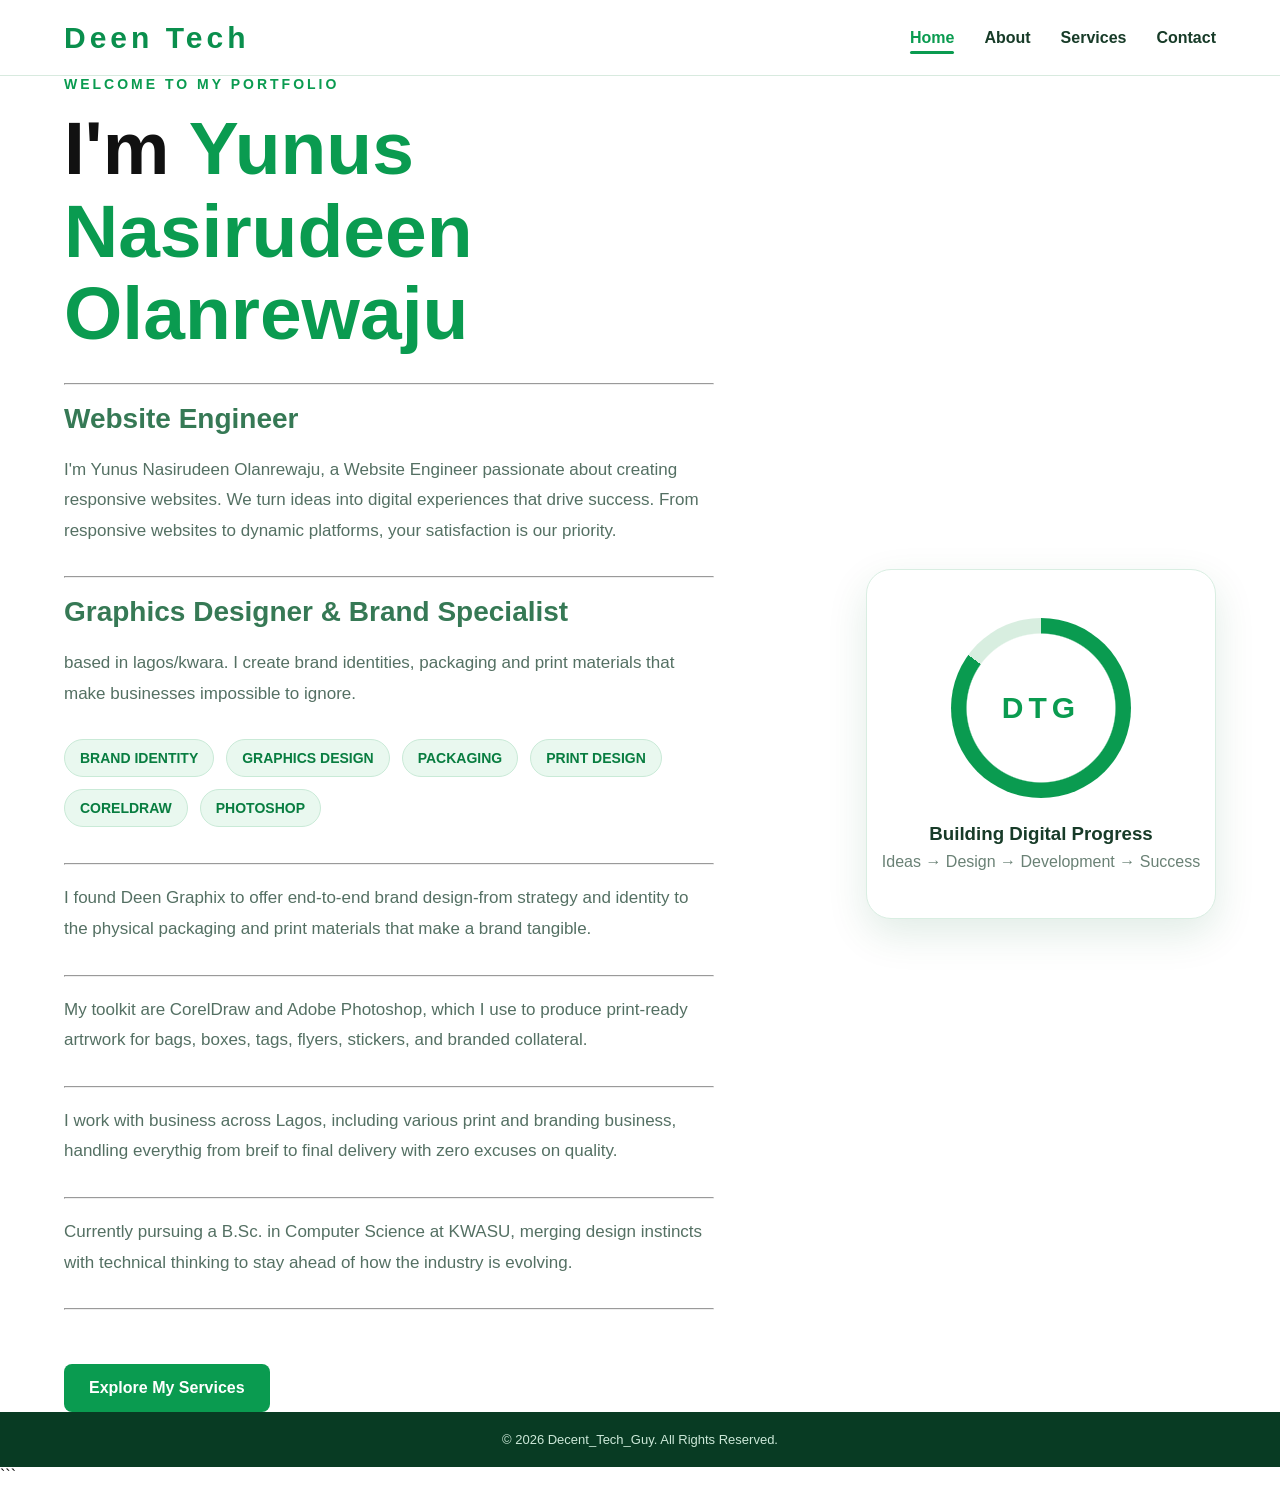
<file: index.html>
<!DOCTYPE html>
<html lang="en">
<head>
    <meta charset="UTF-8">
    <meta name="viewport" content="width=device-width, initial-scale=1.0">
    <meta name="description" content="Decent_Tech_Guy - Website Engineer and FullStack Developer">
    <title>Decent_Tech_Guy | Home</title>
    <link rel="stylesheet" href="style.css">
</head>

<body>

    <header>
        <nav class="navbar">
            <a href="index.html" class="logo">Deen Tech</a>

            <ul class="nav-links">
                <li><a href="index.html" class="active">Home</a></li>
                <li><a href="about.html">About</a></li>
                <li><a href="service.html">Services</a></li>
                <li><a href="contact.html">Contact</a></li>
            </ul>
        </nav>
    </header>

    <main class="home-section">
        <div class="home-content">
            <p class="welcome">WELCOME TO MY PORTFOLIO</p>

            <h1>
                I'm <span>Yunus Nasirudeen Olanrewaju</span>
            </h1>
<br> <hr> <br>
            <h2>Website Engineer</h2>

            <h4>
                I'm Yunus Nasirudeen Olanrewaju, a Website Engineer passionate about creating
                responsive websites. We turn ideas into digital experiences that
                drive success. From responsive websites to dynamic platforms,
                your satisfaction is our priority.
            </h4>
            <hr> <br>

            <h2>Graphics Designer & Brand Specialist</h2>

            <h4>
                based in lagos/kwara. I create brand identities, packaging and print materials that make businesses impossible to ignore.
            </h4>

                <div class="skill-list">
                    <span>BRAND IDENTITY</span>
                    <span>GRAPHICS DESIGN</span>
                    <span>PACKAGING</span>
                    <span>PRINT DESIGN</span>
                    <span>CORELDRAW</span>
                    <span>PHOTOSHOP</span>
                </div>

<br> <br> <hr> <br> 

            
             
            <h4>
                I found Deen Graphix to offer end-to-end brand design-from strategy and identity to the physical packaging and print materials that make a brand tangible.
            </h4>
 <hr> <br>

            <h4>
                My toolkit are CorelDraw and Adobe Photoshop,  which I use to produce print-ready artrwork for bags, boxes, tags, flyers, stickers, and branded collateral.
            </h4>
 <hr> <br>

 
            <h4>
                I work with business across Lagos, including various print and branding business, handling everythig from breif to final delivery with zero excuses on quality.
            </h4>
 <hr> <br>
            
            <h4>
                Currently pursuing a B.Sc. in Computer Science at KWASU, merging design instincts with technical thinking to stay ahead of how the industry is evolving.
            </h4>
 <hr> <br> <br> <br> 




            <a href="Service.html" class="btn">Explore My Services</a>
        </div>

        <div class="progress-card">
            <div class="circle">
                <span>DTG</span>
            </div>
            <h3>Building Digital Progress</h3>
            <p>Ideas → Design → Development → Success</p>
        </div>
    </main>

    <footer>
        <p>&copy; 2026 Decent_Tech_Guy. All Rights Reserved.</p>
    </footer>

</body>
</html>
```
</file>
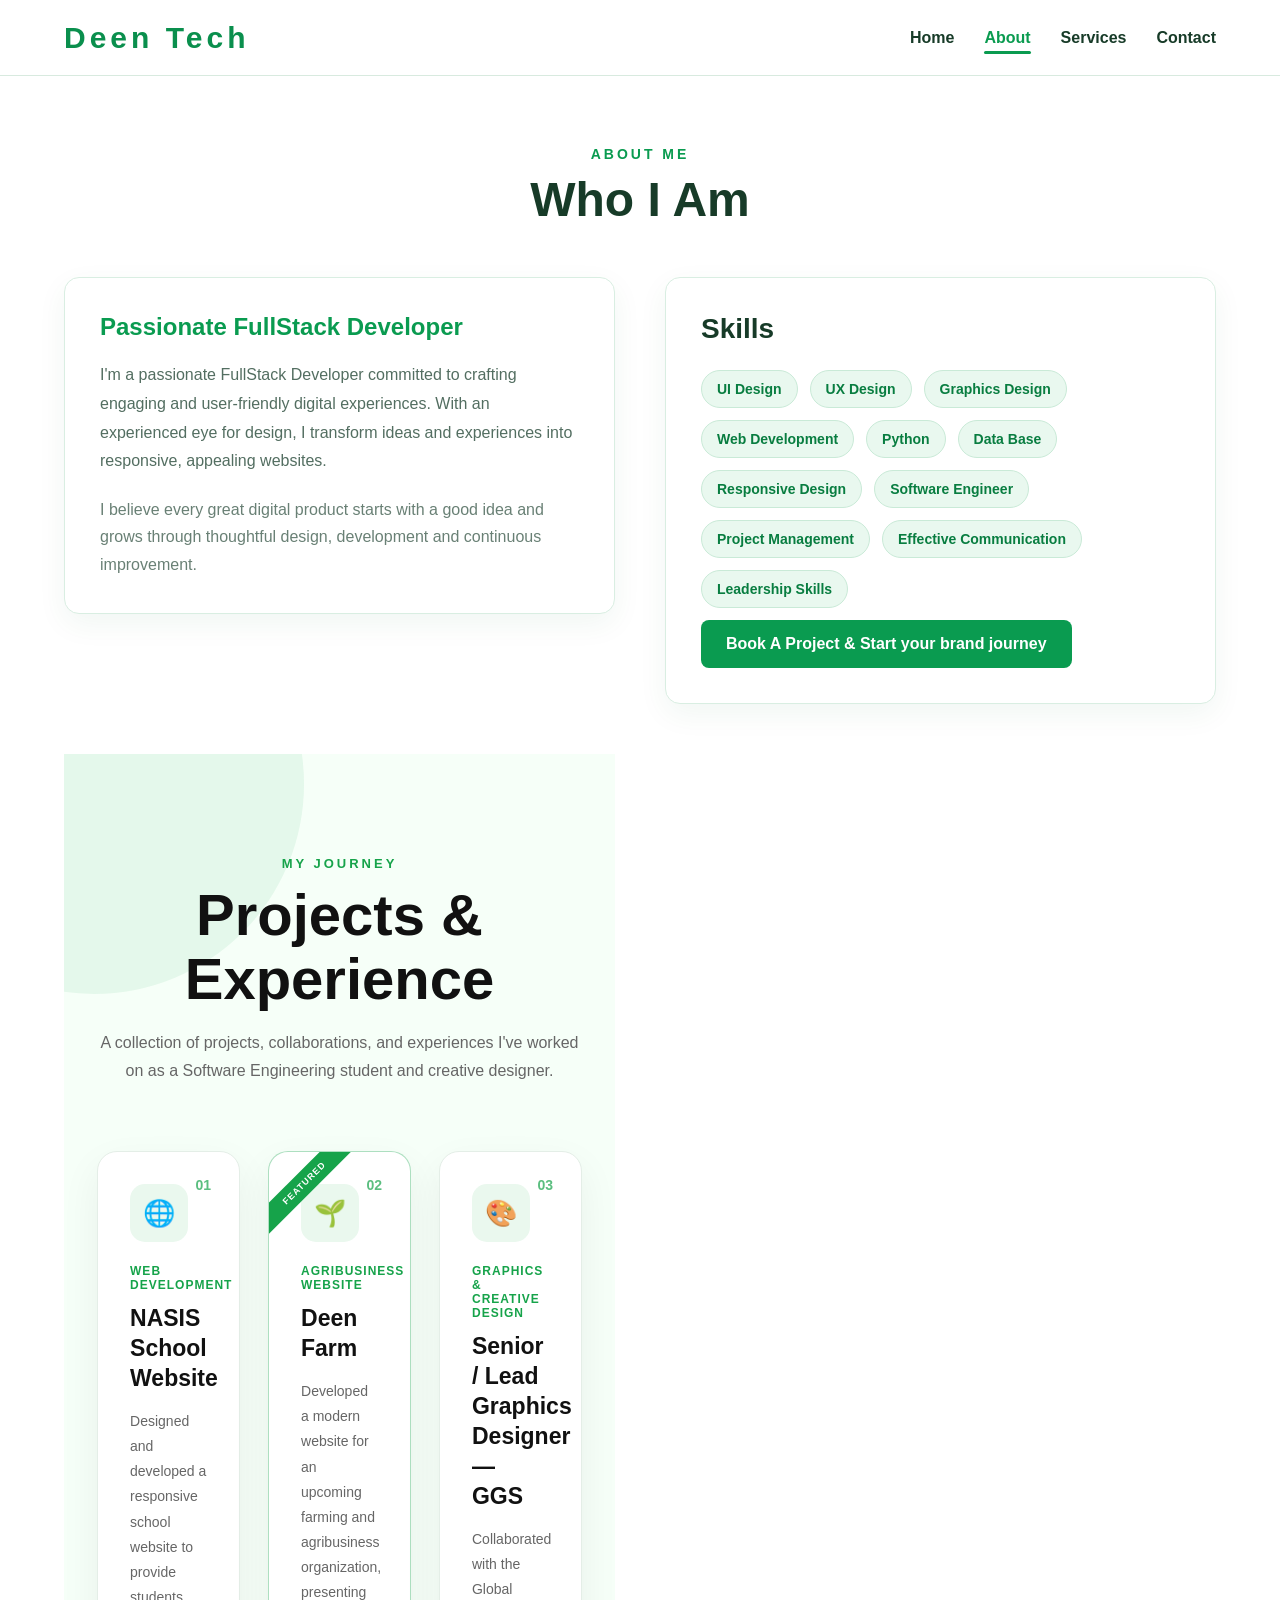
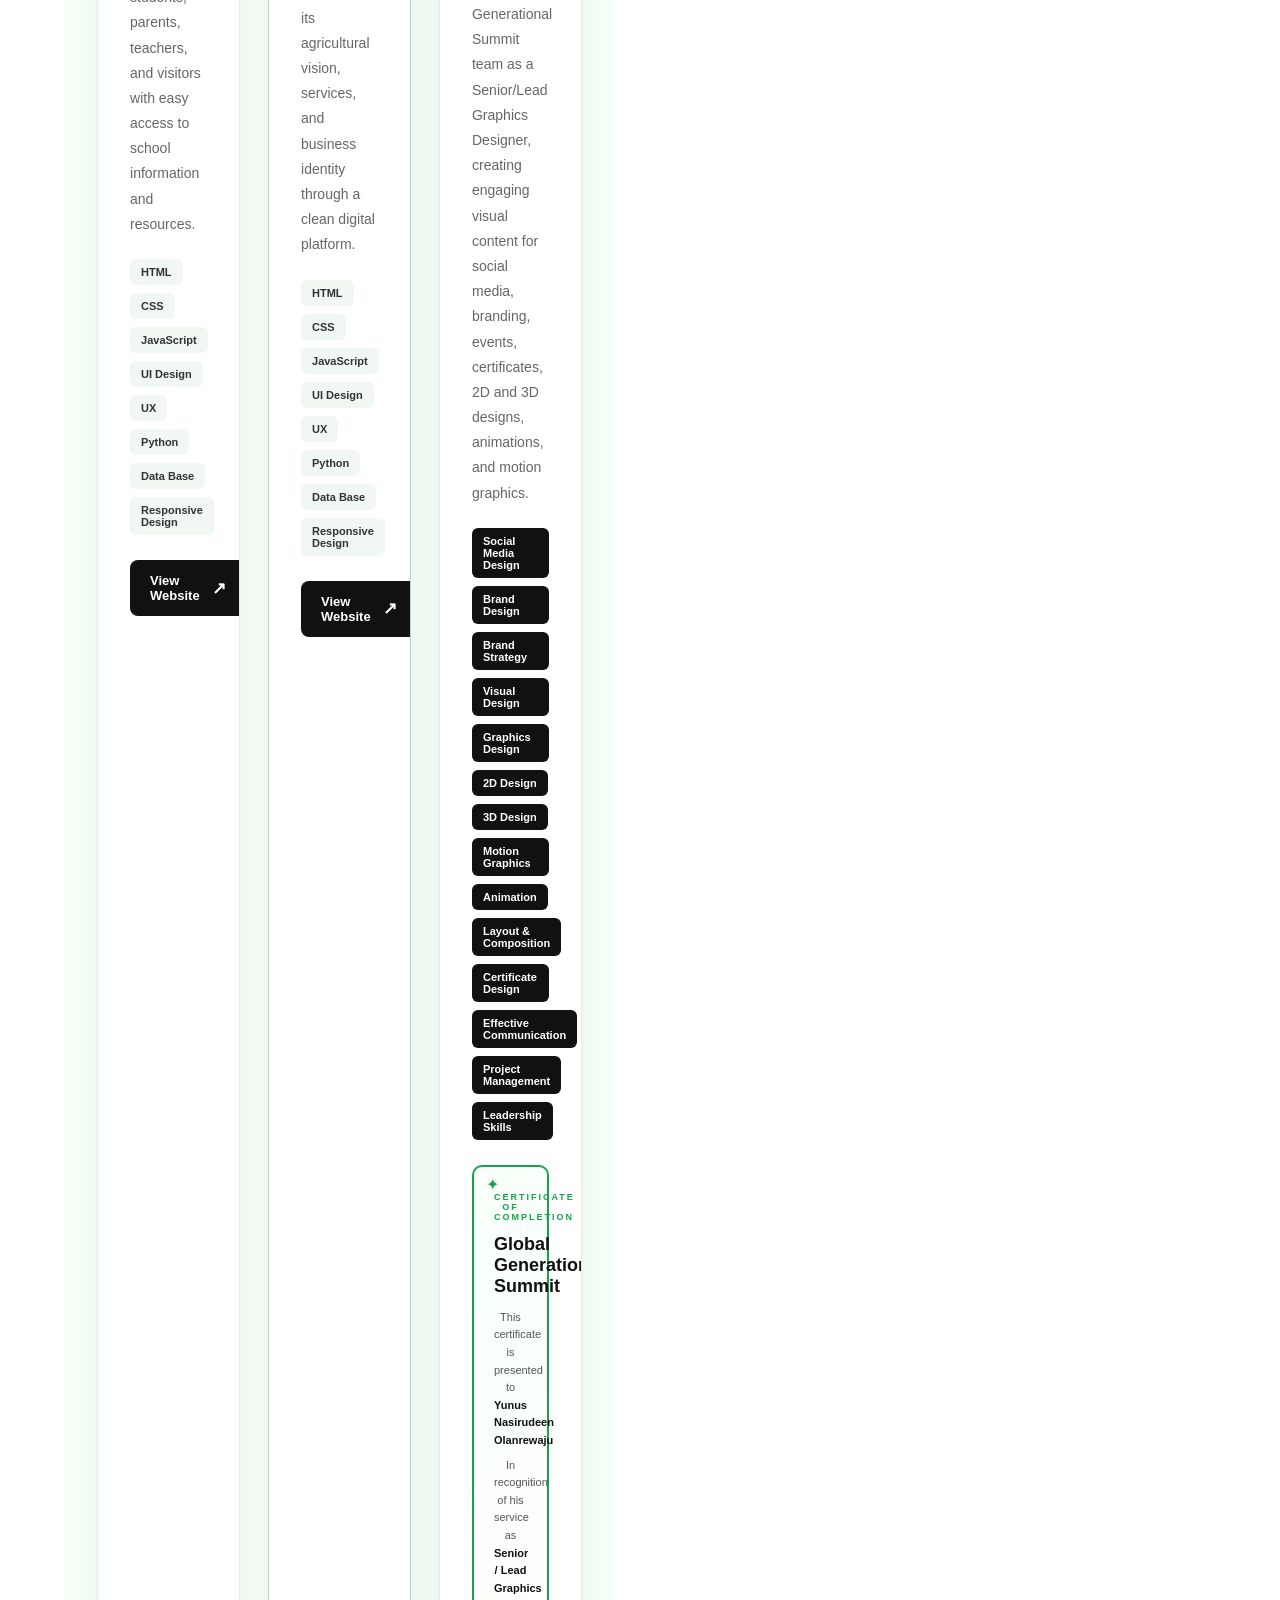
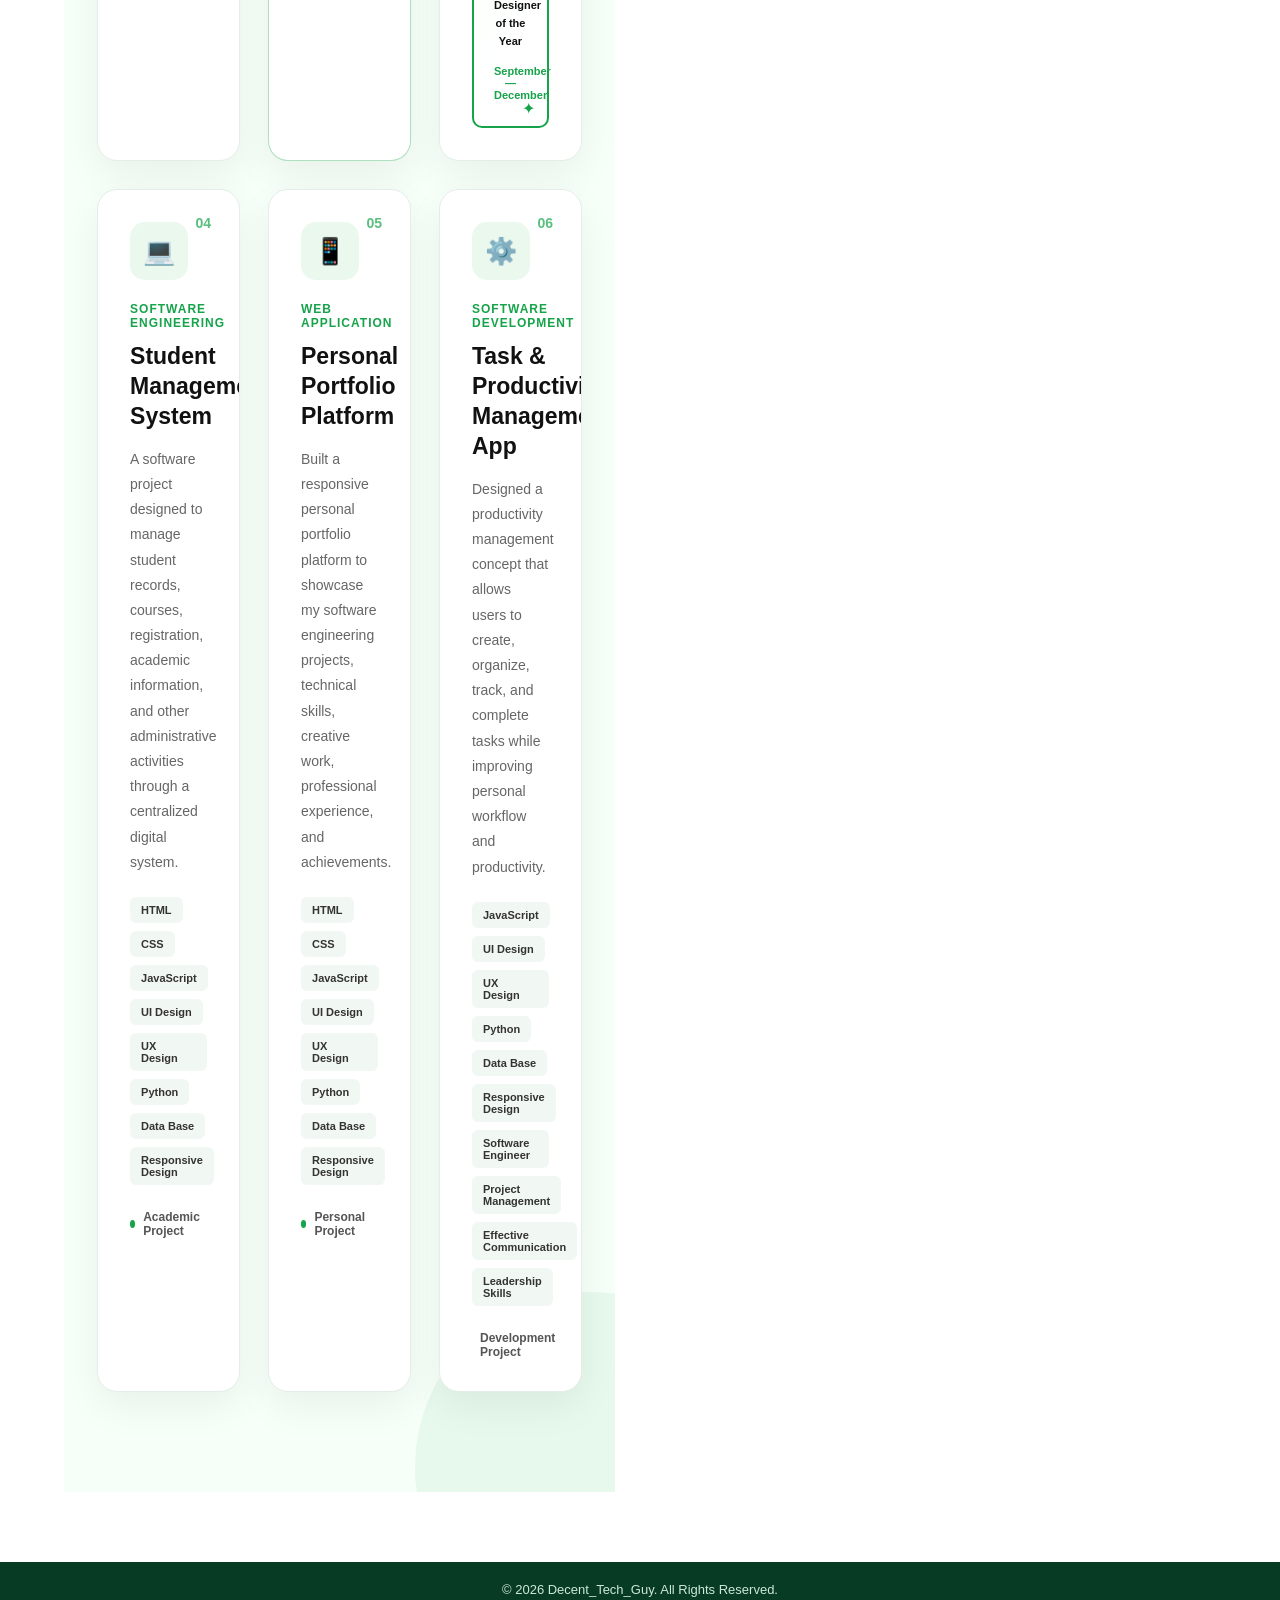
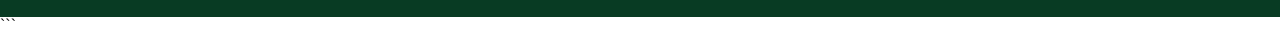
<file: about.html>
<!DOCTYPE html>
<html lang="en">
<head>
    <meta charset="UTF-8">
    <meta name="viewport" content="width=device-width, initial-scale=1.0">
    <meta name="description" content="About Decent_Tech_Guy - FullStack Developer">
    <title>Decent_Tech_Guy | About</title>
    <link rel="stylesheet" href="style.css">
</head>

<body>

    <header>
        <nav class="navbar">
            <a href="index.html" class="logo">Deen Tech</a>

            <ul class="nav-links">
                <li><a href="index.html">Home</a></li>
                <li><a href="about.html" class="active">About</a></li>
                <li><a href="service.html">Services</a></li>
                <li><a href="contact.html">Contact</a></li>
            </ul>
        </nav>
    </header>

    <main class="page-section">

        <div class="page-heading">
            <p>ABOUT ME</p>
            <h1>Who I Am</h1>
        </div>

        <div class="about-content">

            <div class="about-text">
                <h2>Passionate FullStack Developer</h2>

                <h4>
                    I'm a passionate FullStack Developer committed to crafting
                    engaging and user-friendly digital experiences. With an
                    experienced eye for design, I transform ideas and experiences
                    into responsive, appealing websites.
                </h4>

                <p>
                    I believe every great digital product starts with a good idea
                    and grows through thoughtful design, development and continuous
                    improvement.
                </p>
            </div>

            <div class="skills">
                <h3>Skills</h3>

                <div class="skill-list">
                    <span>UI Design</span>
                    <span>UX Design</span>
                    <span>Graphics Design</span>
                    <span>Web Development</span>
                    <span>Python</span>
        <span>Data Base</span>
        <span>Responsive Design</span>
                    <span>Software Engineer</span>
                    <span>Project Management</span>
                    <span>Effective Communication</span>
                    <span>Leadership Skills</span>

                    

                    <a href="Contact.html" class="btn">Book A Project & Start your brand journey</a>
                </div>
            </div>




            <section class="projects-section" id="about">
  <div class="section-heading">
    <span>MY JOURNEY</span>
    <h2>Projects & Experience</h2>
    <p>
      A collection of projects, collaborations, and experiences I've worked on
      as a Software Engineering student and creative designer.
    </p>
  </div>

  <div class="projects-grid">

    <!-- PROJECT 1 -->
    <article class="project-card">
      <div class="project-number">01</div>
      <div class="project-icon">🌐</div>

      <span class="project-category">Web Development</span>

      <h3>NASIS School Website</h3>

      <p>
        Designed and developed a responsive school website to provide students,
        parents, teachers, and visitors with easy access to school information
        and resources.
      </p>

      <div class="tech-stack">
        <span>HTML</span>
        <span>CSS</span>
        <span>JavaScript</span>
        <span>UI Design</span>
        <span>UX</span>
        <span>Python</span>
        <span>Data Base</span>
        <span>Responsive Design</span>
      </div>

      <a
        href="https://nasisweb.netlify.app"
        target="_blank"
        rel="noopener noreferrer"
        class="project-btn"
      >
        View Website <span>↗</span>
      </a>
    </article>


    <!-- PROJECT 2 -->
    <article class="project-card featured">
      <div class="project-number">02</div>
      <div class="project-icon">🌱</div>

      <span class="project-category">Agribusiness Website</span>

      <h3>Deen Farm</h3>

      <p>
        Developed a modern website for an upcoming farming and agribusiness
        organization, presenting its agricultural vision, services, and
        business identity through a clean digital platform.
      </p>

      <div class="tech-stack">
        <span>HTML</span>
        <span>CSS</span>
        <span>JavaScript</span>
        <span>UI Design</span>
        <span>UX</span>
        <span>Python</span>
        <span>Data Base</span>
        <span>Responsive Design</span>
      </div>

      <a
        href="https://deenfarm.netlify.app"
        target="_blank"
        rel="noopener noreferrer"
        class="project-btn"
      >
        View Website <span>↗</span>
      </a>
    </article>


    <!-- PROJECT 3 -->
    <article class="project-card">
      <div class="project-number">03</div>
      <div class="project-icon">🎨</div>

      <span class="project-category">Graphics & Creative Design</span>

      <h3>Senior / Lead Graphics Designer — GGS</h3>

      <p>
        Collaborated with the Global Generational Summit team as a Senior/Lead
        Graphics Designer, creating engaging visual content for social media,
        branding, events, certificates, 2D and 3D designs, animations, and
        motion graphics.
      </p>

      <div class="design-list">
        <span>Social Media Design</span>
        <span>Brand Design</span>
        <span>Brand Strategy</span>
        <span>Visual Design </span>
        <span>Graphics Design </span>
        <span>2D Design</span>
        <span>3D Design</span>
        <span>Motion Graphics</span>
        <span>Animation</span>
        <span>Layout & Composition</span>
        <span>Certificate Design</span>
        <span>Effective Communication</span>
        <span>Project Management</span>
        <span>Leadership Skills</span>
      </div>

      <div class="certificate">
        <div class="certificate-top">CERTIFICATE OF COMPLETION</div>

        <h4>Global Generational Summit</h4>

        <p>
          This certificate is presented to
          <strong>Yunus Nasirudeen Olanrewaju</strong>
        </p>

        <p>
          In recognition of his service as
          <strong>Senior / Lead Graphics Designer of the Year</strong>
        </p>

        <div class="certificate-date">
          September — December
        </div>
      </div>
    </article>


    <!-- PROJECT 4 -->
    <article class="project-card">
      <div class="project-number">04</div>
      <div class="project-icon">💻</div>

      <span class="project-category">Software Engineering</span>

      <h3>Student Management System</h3>

      <p>
        A software project designed to manage student records, courses,
        registration, academic information, and other administrative
        activities through a centralized digital system.
      </p>

      <div class="tech-stack">
        <span>HTML</span>
        <span>CSS</span>
        <span>JavaScript</span>
        <span>UI Design</span>
        <span>UX Design</span>
        <span>Python</span>
        <span>Data Base</span>
        <span>Responsive Design</span>
      </div>

      <div class="project-status">
        <span></span> Academic Project
      </div>
    </article>


    <!-- PROJECT 5 -->
    <article class="project-card">
      <div class="project-number">05</div>
      <div class="project-icon">📱</div>

      <span class="project-category">Web Application</span>

      <h3>Personal Portfolio Platform</h3>

      <p>
        Built a responsive personal portfolio platform to showcase my
        software engineering projects, technical skills, creative work,
        professional experience, and achievements.
      </p>

      <div class="tech-stack">
        <span>HTML</span>
        <span>CSS</span>
        <span>JavaScript</span>
        <span>UI Design</span>
        <span>UX Design</span>
        <span>Python</span>
        <span>Data Base</span>
        <span>Responsive Design</span>
      </div>

      <div class="project-status">
        <span></span> Personal Project
      </div>
    </article>


    <!-- PROJECT 6 -->
    <article class="project-card">
      <div class="project-number">06</div>
      <div class="project-icon">⚙️</div>

      <span class="project-category">Software Development</span>

      <h3>Task & Productivity Management App</h3>

      <p>
        Designed a productivity management concept that allows users to create,
        organize, track, and complete tasks while improving personal workflow
        and productivity.
      </p>

      <div class="tech-stack">
        <span>JavaScript</span>
        <span>UI Design</span>
        <span>UX Design</span>
        <span>Python</span>
        <span>Data Base</span>
        <span>Responsive Design</span>
                    <span>Software Engineer</span>
                    <span>Project Management</span>
                    <span>Effective Communication</span>
                    <span>Leadership Skills</span>
      </div>

      <div class="project-status">
        <span></span> Development Project
      </div>
    </article>

  </div>
</section>


        </div>
        

    </main>

    <footer>
        <p>&copy; 2026 Decent_Tech_Guy. All Rights Reserved.</p>
    </footer>

</body>
</html>
```
</file>
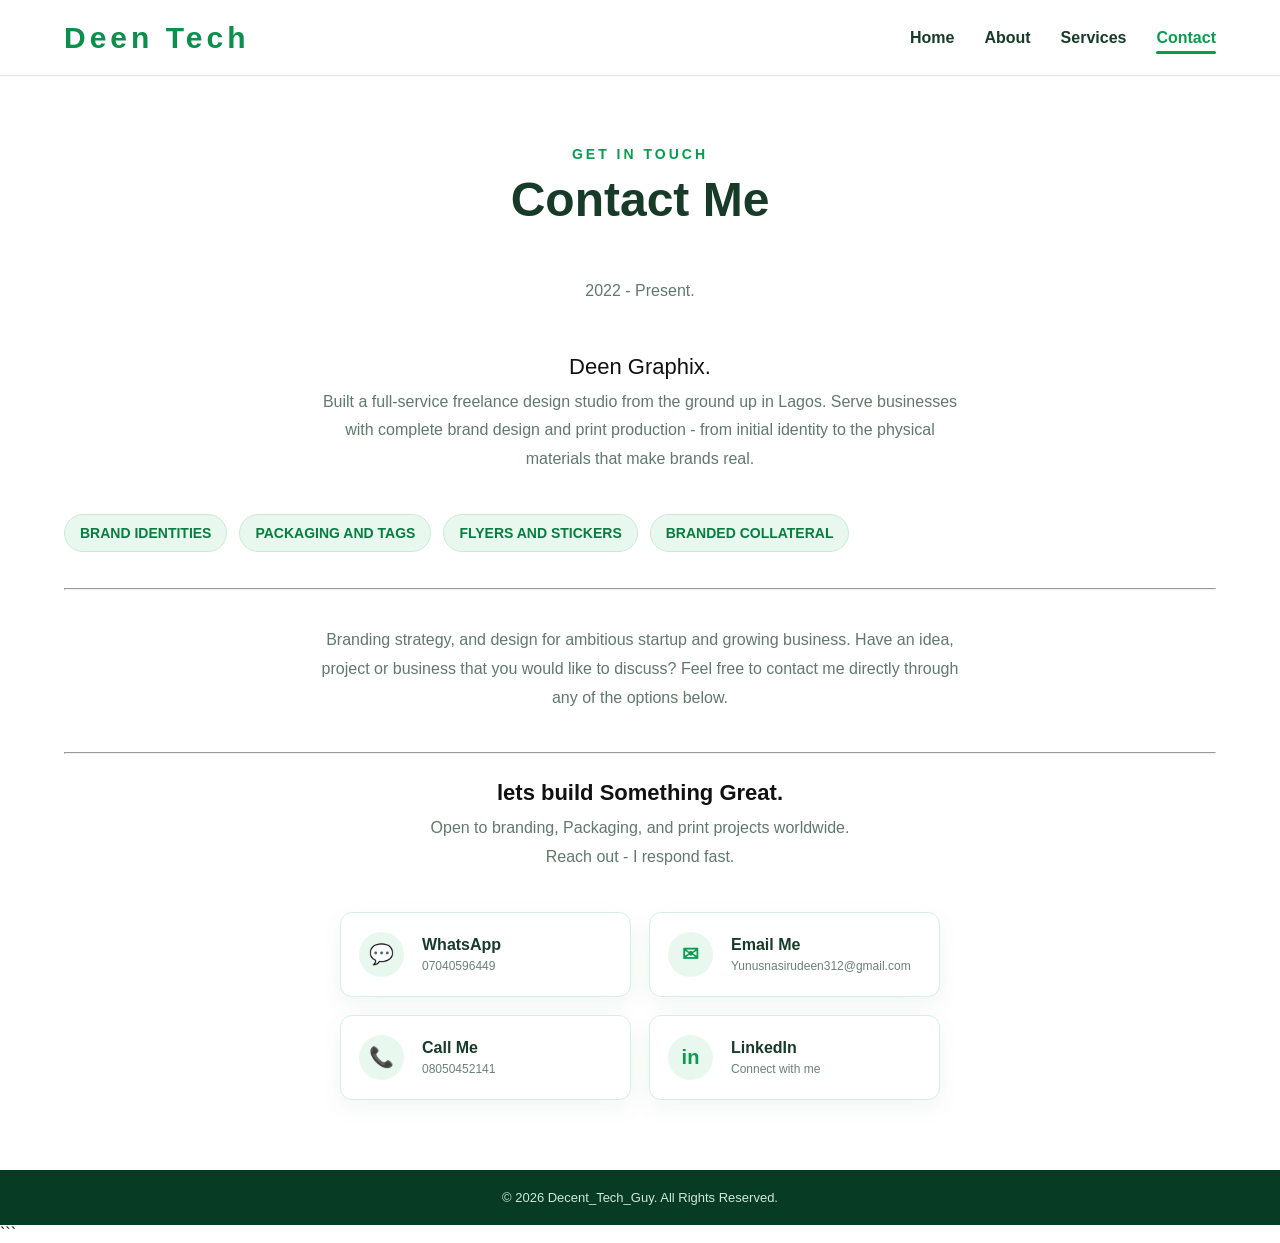
<file: contact.html>
<!DOCTYPE html>
<html lang="en">
<head>
    <meta charset="UTF-8">
    <meta name="viewport" content="width=device-width, initial-scale=1.0">
    <meta name="description" content="Contact Decent_Tech_Guy">
    <title>Decent_Tech_Guy | Contact</title>
    <link rel="stylesheet" href="style.css">
</head>

<body>

    <header>
        <nav class="navbar">
            <a href="index.html" class="logo">Deen Tech</a>

            <ul class="nav-links">
                <li><a href="index.html">Home</a></li>
                <li><a href="about.html">About</a></li>
                <li><a href="service.html">Services</a></li>
                <li><a href="contact.html" class="active">Contact</a></li>
            </ul>
        </nav>
    </header>

    <main class="page-section contact-section">

        <div class="page-heading">
            <p>GET IN TOUCH</p>
            <h1>Contact Me</h1>
        </div>

         <h4>
            <h4 class="contact-intro">
            2022 - Present.
        </h4>
               <p class="toolkit-text"> Deen Graphix. <span class="highlight"> <br></span></p>
               <h4 class="contact-intro">
            Built a full-service freelance design studio from the ground up in Lagos. Serve businesses with complete brand design and print production -  from initial identity to the physical materials that make brands real.
        </h4>


        <div class="skill-list">
                    <span>BRAND IDENTITIES</span>
                    <span>PACKAGING AND TAGS</span>
                    <span>FLYERS AND STICKERS</span>
                    <span>BRANDED COLLATERAL</span>
                </div> <br> <br><hr><br>


<br> 
        <h4 class="contact-intro">
            Branding strategy, and design for  
            ambitious startup and growing business.
            Have an idea, project or business that you would like to discuss?   
            Feel free to contact me directly through any of the options below.
        </h4>
        <hr><br>

        <h4>
               <p class="toolkit-text"> lets build Something Great. <span class="highlight"> <br></span></p>
               <h4 class="contact-intro">
            Open to branding, Packaging, and print projects worldwide. <br>
            Reach out - I respond fast.
        </h4>
            </h4>

        <div class="contact-buttons">

            <!-- WhatsApp -->
            <a
                href="https://wa.me/2347040596449"
                class="contact-btn whatsapp"
                target="_blank"
                rel="noopener noreferrer">
                <span>💬</span>
                <div>
                    <strong>WhatsApp</strong>
                    <small>07040596449</small>
                </div>
            </a>

            <!-- Email -->
            <a
                href="mailto:Yunusnasirudeen312@gmail.com"
                class="contact-btn email">
                <span>✉</span>
                <div>
                    <strong>Email Me</strong>
                    <small>Yunusnasirudeen312@gmail.com</small>
                </div>
            </a>

            <!-- Phone -->
            <a
                href="tel:+2348050452141"
                class="contact-btn phone">
                <span>📞</span>
                <div>
                    <strong>Call Me</strong>
                    <small>08050452141</small>
                </div>
            </a>

            <!-- LinkedIn -->
            <a
                href="https://www.linkedin.com/"
                class="contact-btn linkedin"
                target="_blank"
                rel="noopener noreferrer">
                <span>in</span>
                <div>
                    <strong>LinkedIn</strong>
                    <small>Connect with me</small>
                </div>
            </a>

        </div>

    </main>

    <footer>
        <p>&copy; 2026 Decent_Tech_Guy. All Rights Reserved.</p>
    </footer>

</body>
</html>
```
</file>
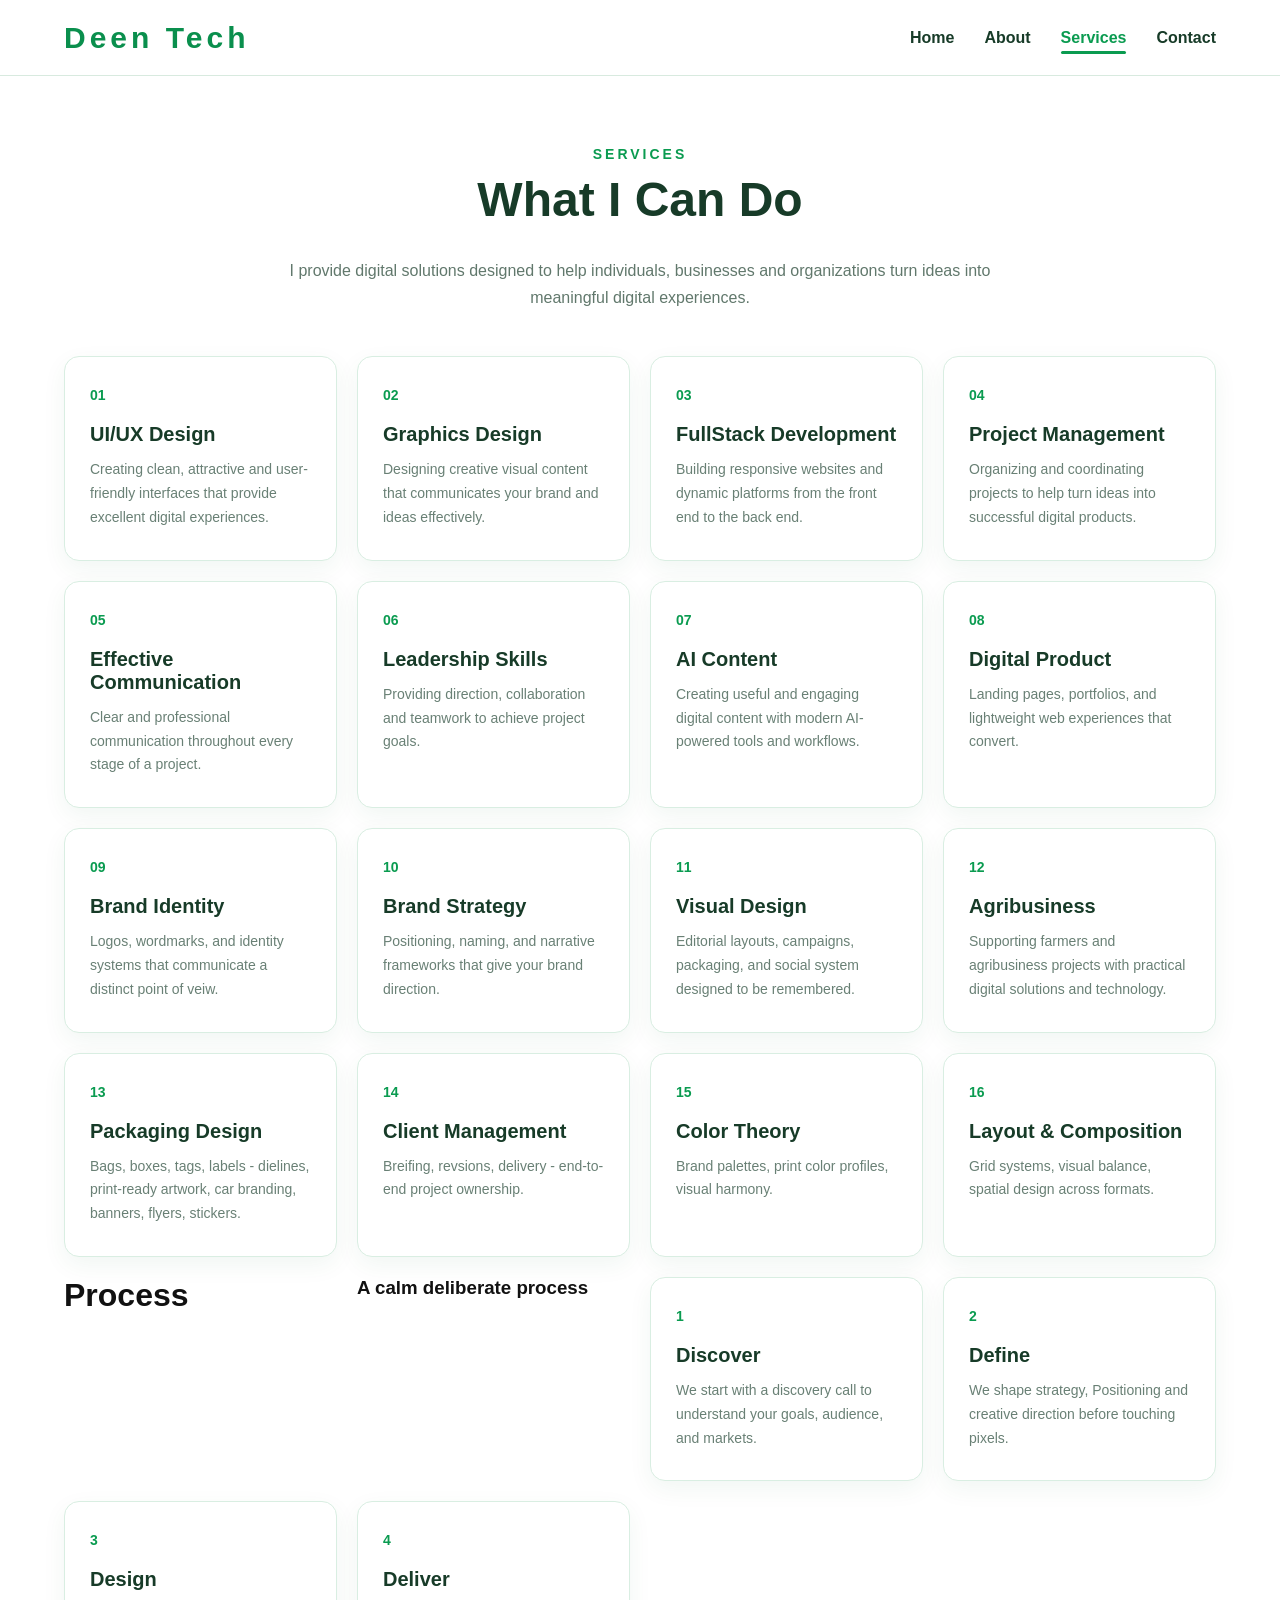
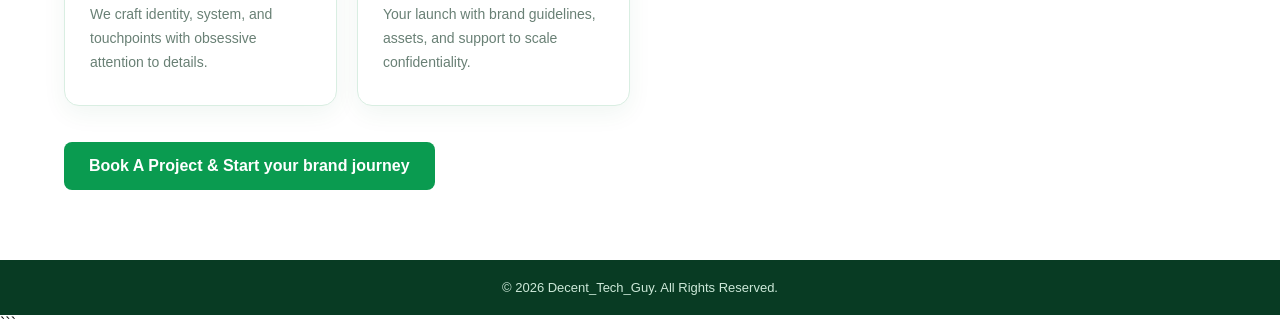
<file: service.html>
<!DOCTYPE html>
<html lang="en">
<head>
    <meta charset="UTF-8">
    <meta name="viewport" content="width=device-width, initial-scale=1.0">
    <meta name="description" content="Services offered by Decent_Tech_Guy">
    <title>Decent_Tech_Guy | Services</title>
    <link rel="stylesheet" href="style.css">
</head>

<body>

    <header>
        <nav class="navbar">
            <a href="index.html" class="logo">Deen Tech</a>

            <ul class="nav-links">
                <li><a href="index.html">Home</a></li>
                <li><a href="about.html">About</a></li>
                <li><a href="service.html" class="active">Services</a></li>
                <li><a href="contact.html">Contact</a></li>
            </ul>
        </nav>
    </header>

    <main class="page-section">

        <div class="page-heading">
            <p>SERVICES</p>
            <h1>What I Can Do</h1>
        </div>

        <h4 class="service-intro">
            I provide digital solutions designed to help individuals,
            businesses and organizations turn ideas into meaningful
            digital experiences.
        </h4>

        <div class="services-grid">

            <div class="service-card">
                <div class="service-icon">01</div>
                <h2>UI/UX Design</h2>
                <p>
                    Creating clean, attractive and user-friendly interfaces
                    that provide excellent digital experiences.
                </p>
            </div>

            <div class="service-card">
                <div class="service-icon">02</div>
                <h2>Graphics Design</h2>
                <p>
                    Designing creative visual content that communicates
                    your brand and ideas effectively.
                </p>
            </div>

            <div class="service-card">
                <div class="service-icon">03</div>
                <h2>FullStack Development</h2>
                <p>
                    Building responsive websites and dynamic platforms
                    from the front end to the back end.
                </p>
            </div>

            <div class="service-card">
                <div class="service-icon">04</div>
                <h2>Project Management</h2>
                <p>
                    Organizing and coordinating projects to help turn
                    ideas into successful digital products.
                </p>
            </div>

            <div class="service-card">
                <div class="service-icon">05</div>
                <h2>Effective Communication</h2>
                <p>
                    Clear and professional communication throughout
                    every stage of a project.
                </p>
            </div>

            <div class="service-card">
                <div class="service-icon">06</div>
                <h2>Leadership Skills</h2>
                <p>
                    Providing direction, collaboration and teamwork
                    to achieve project goals.
                </p>
            </div>

            <div class="service-card">
                <div class="service-icon">07</div>
                <h2>AI Content</h2>
                <p>
                    Creating useful and engaging digital content with
                    modern AI-powered tools and workflows.
                </p>
            </div>

            <div class="service-card">
                <div class="service-icon">08</div>
                <h2>Digital Product</h2>
                <p>
                    Landing pages, portfolios, and lightweight web
                    experiences that convert.
                </p>
            </div>

            <div class="service-card">
                <div class="service-icon">09</div>
                <h2>Brand Identity</h2>
                <p>
                    Logos, wordmarks, and identity systems that
                    communicate a distinct point of veiw.
                </p>
            </div>

            <div class="service-card">
                <div class="service-icon">10</div>
                <h2>Brand Strategy</h2>
                <p>
                    Positioning, naming, and narrative frameworks that 
                    give your brand direction.
                </p>
            </div>

            <div class="service-card">
                <div class="service-icon">11</div>
                <h2>Visual Design</h2>
                <p>
                    Editorial layouts, campaigns, packaging, and social
                    system designed to be remembered.
                </p>
            </div>

            <div class="service-card">
                <div class="service-icon">12</div>
                <h2>Agribusiness</h2>
                <p>
                    Supporting farmers and agribusiness projects with
                    practical digital solutions and technology.
                </p>
            </div>

             <div class="service-card">
                <div class="service-icon">13</div>
                <h2>Packaging Design</h2>
                <p>
                    Bags, boxes, tags, labels - dielines, print-ready artwork,
                    car branding, banners, flyers, stickers.
                </p>
            </div>

             <div class="service-card">
                <div class="service-icon">14</div>
                <h2>Client Management</h2>
                <p>
                   Breifing, revsions, delivery - end-to-end project ownership.
                    
                </p>
            </div>

             <div class="service-card">
                <div class="service-icon">15</div>
                <h2>Color Theory</h2>
                <p>
                    Brand palettes, print color profiles,
                    visual harmony.
                </p>
            </div>

            <div class="service-card">
                <div class="service-icon">16</div>
                <h2>Layout & Composition</h2>
                <p>
                    Grid systems, visual balance,
                    spatial design across formats.
                </p>
            </div>

           
                      <h1>Process<br><h3>A calm deliberate process</h3></h4>

                      

                      <div class="service-card">
                <div class="service-icon">1</div>
                <h2>Discover</h2>
                <p>
                    We start with a discovery call to understand your 
                    goals, audience, and markets.
                </p>
            </div>


            <div class="service-card">
                <div class="service-icon">2</div>
                <h2>Define</h2>
                <p>
                    We shape strategy, Positioning and creative
                    direction before touching pixels.
                </p>
            </div>
            


            <div class="service-card">
                <div class="service-icon">3</div>
                <h2>Design</h2>
                <p>
                    We craft identity, system, and touchpoints with
                    obsessive attention to details.
                </p>
            </div>
             


            <div class="service-card">
                <div class="service-icon">4</div>
                <h2>Deliver</h2>
                <p>
                    Your launch with brand guidelines, assets, and 
                    support to scale confidentiality.
                </p>
            </div>

          

        </div>
        <br> <br>
<a href="Contact.html" class="btn">Book A Project & Start your brand journey</a>
    </main>

    <footer>
        <p>&copy; 2026 Decent_Tech_Guy. All Rights Reserved.</p>
    </footer>

</body>
</html>
```
</file>
<file: style.css>
/* ==============================
   GENERAL STYLES
============================== */

* {
    margin: 0;
    padding: 0;
    box-sizing: border-box;
}

html {
    scroll-behavior: smooth;
}

body {
    font-family: Arial, Helvetica, sans-serif;
    background: #f5fff8;
    color: #173b28;
    min-height: 100vh;
    display: flex;
    flex-direction: column;
}

a {
    text-decoration: none;
}

header {
    background: #ffffff;
    border-bottom: 1px solid #d8eadf;
    position: sticky;
    top: 0;
    z-index: 1000;
}


/* ==============================
   NAVIGATION
============================== */

.navbar {
    width: 90%;
    max-width: 1200px;
    margin: auto;
    min-height: 75px;

    display: flex;
    align-items: center;
    justify-content: space-between;
}

.logo {
    font-size: 30px;
    font-weight: 900;
    letter-spacing: 4px;
    color: #0a8f4d;
}

.nav-links {
    list-style: none;
    display: flex;
    gap: 30px;
}

.nav-links a {
    color: #173b28;
    font-size: 16px;
    font-weight: 600;
    transition: 0.3s ease;
    position: relative;
}

.nav-links a:hover,
.nav-links a.active {
    color: #0a9b50;
}

.nav-links a.active::after {
    content: "";
    position: absolute;
    width: 100%;
    height: 3px;
    background: #0a9b50;
    left: 0;
    bottom: -8px;
    border-radius: 10px;
}


/* ==============================
   HOME PAGE
============================== */

.home-section {
    width: 90%;
    max-width: 1200px;
    margin: auto;

    min-height: calc(100vh - 135px);

    display: flex;
    align-items: center;
    justify-content: space-between;
    gap: 60px;
}

.home-content {
    max-width: 650px;
}

.welcome {
    color: #0a9b50;
    font-size: 14px;
    font-weight: bold;
    letter-spacing: 3px;
    margin-bottom: 15px;
}

.home-content h1 {
    font-size: clamp(42px, 7vw, 75px);
    line-height: 1.1;
    margin-bottom: 10px;
}

.home-content h1 span {
    color: #0a9b50;
}

.home-content h2 {
    color: #367955;
    font-size: 28px;
    margin-bottom: 20px;
}

.home-content h4 {
    color: #547063;
    font-size: 17px;
    line-height: 1.8;
    font-weight: 400;
    margin-bottom: 30px;
}

.btn {
    display: inline-block;
    background: #0a9b50;
    color: white;
    padding: 15px 25px;
    border-radius: 8px;
    font-weight: bold;
    transition: 0.3s ease;
}

.btn:hover {
    background: #06743b;
    transform: translateY(-3px);
}


/* ==============================
   PROGRESS CARD
============================== */

.progress-card {
    background: white;
    width: 350px;
    min-height: 350px;
    border-radius: 25px;

    display: flex;
    flex-direction: column;
    justify-content: center;
    align-items: center;

    box-shadow: 0 15px 40px rgba(0, 100, 50, 0.12);
    border: 1px solid #d9eee2;

    text-align: center;
}

.circle {
    width: 180px;
    height: 180px;
    border-radius: 50%;

    display: flex;
    align-items: center;
    justify-content: center;

    background:
        radial-gradient(
            circle,
            white 58%,
            transparent 59%
        ),
        conic-gradient(
            #0a9b50 85%,
            #d8eee0 0
        );

    margin-bottom: 25px;
}

.circle span {
    font-size: 30px;
    font-weight: 900;
    color: #0a9b50;
    letter-spacing: 5px;
}

.progress-card h3 {
    color: #173b28;
    margin-bottom: 8px;
}

.progress-card p {
    color: #6a8175;
}


/* ==============================
   GENERAL PAGE SECTION
============================== */

.page-section {
    width: 90%;
    max-width: 1200px;
    margin: auto;
    padding: 70px 0;
    flex: 1;
}

.page-heading {
    text-align: center;
    margin-bottom: 50px;
}

.page-heading p {
    color: #0a9b50;
    font-size: 14px;
    font-weight: bold;
    letter-spacing: 3px;
    margin-bottom: 10px;
}

.page-heading h1 {
    font-size: 48px;
    color: #173b28;
}


/* ==============================
   ABOUT PAGE
============================== */

.about-content {
    display: grid;
    grid-template-columns: 1fr 1fr;
    gap: 50px;
    align-items: start;
}

.about-text,
.skills {
    background: white;
    padding: 35px;
    border-radius: 15px;
    border: 1px solid #d9eee2;
    box-shadow: 0 10px 30px rgba(0, 100, 50, 0.06);
}

.about-text h2 {
    color: #0a9b50;
    margin-bottom: 20px;
}

.about-text h4 {
    color: #536e61;
    line-height: 1.8;
    font-weight: 400;
    margin-bottom: 20px;
}

.about-text p {
    color: #698075;
    line-height: 1.7;
}

.skills h3 {
    font-size: 28px;
    color: #173b28;
    margin-bottom: 25px;
}

.skill-list {
    display: flex;
    flex-wrap: wrap;
    gap: 12px;
}

.skill-list span {
    background: #e9f8ef;
    color: #087d40;
    border: 1px solid #c9ead7;
    padding: 10px 15px;
    border-radius: 25px;
    font-size: 14px;
    font-weight: 600;
}


/* ==============================
   SERVICES
============================== */

.service-intro {
    max-width: 750px;
    margin: -20px auto 45px;
    text-align: center;
    color: #61786c;
    line-height: 1.7;
    font-weight: 400;
}

.services-grid {
    display: grid;
    grid-template-columns: repeat(4, 1fr);
    gap: 20px;
}

.service-card {
    background: white;
    padding: 30px 25px;
    border-radius: 15px;
    border: 1px solid #d9eee2;
    box-shadow: 0 8px 25px rgba(0, 100, 50, 0.06);
    transition: 0.3s ease;
}

.service-card:hover {
    transform: translateY(-8px);
    border-color: #0a9b50;
    box-shadow: 0 15px 35px rgba(0, 100, 50, 0.12);
}

.service-icon {
    color: #0a9b50;
    font-size: 14px;
    font-weight: bold;
    margin-bottom: 20px;
}

.service-card h2 {
    font-size: 20px;
    margin-bottom: 12px;
    color: #173b28;
}

.service-card p {
    color: #698075;
    font-size: 14px;
    line-height: 1.7;
}


/* ==============================
   CONTACT PAGE
============================== */

.contact-section {
    text-align: center;
}

.contact-intro {
    max-width: 650px;
    margin: 0 auto 40px;
    color: #61786c;
    line-height: 1.8;
    font-weight: 400;
}

.contact-buttons {
    max-width: 600px;
    margin: auto;

    display: grid;
    grid-template-columns: 1fr 1fr;
    gap: 18px;
}

.contact-btn {
    min-height: 85px;
    background: white;
    border: 1px solid #d9eee2;
    border-radius: 12px;

    display: flex;
    align-items: center;
    gap: 18px;
    padding: 18px;

    text-align: left;
    color: #173b28;

    box-shadow: 0 8px 25px rgba(0, 100, 50, 0.06);
    transition: 0.3s ease;
}

.contact-btn:hover {
    transform: translateY(-5px);
}

.contact-btn > span {
    width: 45px;
    height: 45px;
    border-radius: 50%;

    display: flex;
    align-items: center;
    justify-content: center;

    background: #e8f8ef;
    color: #0a9b50;
    font-weight: bold;
    font-size: 20px;
}

.contact-btn div {
    display: flex;
    flex-direction: column;
    gap: 5px;
}

.contact-btn strong {
    font-size: 16px;
}

.contact-btn small {
    color: #6b8176;
    font-size: 12px;
}

.whatsapp:hover {
    border-color: #25D366;
}

.email:hover {
    border-color: #4285F4;
}

.phone:hover {
    border-color: #0a9b50;
}

.linkedin:hover {
    border-color: #0077B5;
}


/* ================================
   PROJECTS / ABOUT SECTION
================================ */

.projects-section {
  position: relative;
  padding: 100px 7%;
  background: #f7fff9;
  color: #111;
  overflow: hidden;
}

/* Decorative background */
.projects-section::before {
  content: "";
  position: absolute;
  width: 350px;
  height: 350px;
  background: rgba(22, 163, 74, 0.08);
  border-radius: 50%;
  top: -120px;
  left: -120px;
}

.projects-section::after {
  content: "";
  position: absolute;
  width: 300px;
  height: 300px;
  background: rgba(22, 163, 74, 0.06);
  border-radius: 50%;
  bottom: -120px;
  right: -100px;
}


/* ================================
   SECTION HEADING
================================ */

.section-heading {
  position: relative;
  z-index: 2;
  max-width: 750px;
  margin: 0 auto 60px;
  text-align: center;
}

.section-heading span {
  display: inline-block;
  margin-bottom: 12px;
  color: #16a34a;
  font-size: 13px;
  font-weight: 800;
  letter-spacing: 3px;
  text-transform: uppercase;
}

.section-heading h2 {
  margin: 0 0 18px;
  font-size: clamp(35px, 5vw, 58px);
  line-height: 1.1;
  font-weight: 800;
  color: #111;
}

.section-heading p {
  max-width: 650px;
  margin: auto;
  color: #555;
  font-size: 16px;
  line-height: 1.8;
}


/* ================================
   PROJECT GRID
================================ */

.projects-grid {
  position: relative;
  z-index: 2;

  display: grid;
  grid-template-columns: repeat(3, 1fr);
  gap: 25px;

  max-width: 1250px;
  margin: auto;
}


/* ================================
   PROJECT CARD
================================ */

.project-card {
  position: relative;
  padding: 32px;
  background: #ffffff;
  border: 1px solid #e4eee7;
  border-radius: 20px;

  box-shadow: 0 15px 40px rgba(0, 0, 0, 0.06);

  transition:
    transform 0.35s ease,
    box-shadow 0.35s ease,
    border-color 0.35s ease;

  overflow: hidden;
}

.project-card:hover {
  transform: translateY(-10px);
  border-color: #16a34a;
  box-shadow: 0 25px 50px rgba(22, 163, 74, 0.14);
}


/* Green line on top */

.project-card::before {
  content: "";
  position: absolute;
  left: 0;
  top: 0;

  width: 0;
  height: 4px;

  background: #16a34a;

  transition: width 0.35s ease;
}

.project-card:hover::before {
  width: 100%;
}


/* ================================
   PROJECT NUMBER
================================ */

.project-number {
  position: absolute;
  top: 25px;
  right: 28px;

  font-size: 14px;
  font-weight: 800;

  color: #16a34a;
  opacity: 0.7;
}


/* ================================
   ICON
================================ */

.project-icon {
  width: 55px;
  height: 55px;

  display: flex;
  align-items: center;
  justify-content: center;

  margin-bottom: 22px;

  background: #eaf8ee;
  border-radius: 15px;

  font-size: 25px;
}


/* ================================
   CATEGORY
================================ */

.project-category {
  display: inline-block;

  margin-bottom: 12px;

  color: #16a34a;

  font-size: 12px;
  font-weight: 800;

  letter-spacing: 1px;
  text-transform: uppercase;
}


/* ================================
   PROJECT TITLE
================================ */

.project-card h3 {
  margin: 0 0 15px;

  color: #111;

  font-size: 24px;
  line-height: 1.3;
}


/* ================================
   DESCRIPTION
================================ */

.project-card > p {
  margin-bottom: 22px;

  color: #666;

  font-size: 14px;
  line-height: 1.8;
}


/* ================================
   TECHNOLOGIES
================================ */

.tech-stack,
.design-list {
  display: flex;
  flex-wrap: wrap;
  gap: 8px;

  margin-bottom: 25px;
}

.tech-stack span,
.design-list span {
  padding: 7px 11px;

  background: #f1f7f3;

  border-radius: 6px;

  color: #333;

  font-size: 11px;
  font-weight: 600;
}


/* ================================
   PROJECT BUTTON
================================ */

.project-btn {
  display: inline-flex;
  align-items: center;
  justify-content: center;
  gap: 12px;

  padding: 12px 20px;

  background: #111;
  color: #fff;

  border-radius: 8px;

  font-size: 13px;
  font-weight: 700;

  text-decoration: none;

  transition:
    background 0.3s ease,
    transform 0.3s ease;
}

.project-btn span {
  font-size: 18px;
  transition: transform 0.3s ease;
}

.project-btn:hover {
  background: #16a34a;
}

.project-btn:hover span {
  transform: translate(3px, -3px);
}


/* ================================
   FEATURED PROJECT
================================ */

.project-card.featured {
  border: 1px solid rgba(22, 163, 74, 0.35);
}

.project-card.featured::after {
  content: "FEATURED";

  position: absolute;
  top: 20px;
  left: -38px;

  padding: 6px 45px;

  background: #16a34a;
  color: white;

  font-size: 9px;
  font-weight: 800;

  transform: rotate(-45deg);
  letter-spacing: 1px;
}


/* ================================
   DESIGN LIST
================================ */

.design-list {
  margin-top: 5px;
}

.design-list span {
  background: #111;
  color: #fff;
}


/* ================================
   CERTIFICATE
================================ */

.certificate {
  position: relative;

  margin-top: 25px;
  padding: 25px 20px;

  background: linear-gradient(
    135deg,
    #f8fff9,
    #ffffff
  );

  border: 2px solid #16a34a;

  text-align: center;

  border-radius: 10px;
}

.certificate::before {
  content: "✦";

  position: absolute;
  top: 8px;
  left: 12px;

  color: #16a34a;
}

.certificate::after {
  content: "✦";

  position: absolute;
  bottom: 8px;
  right: 12px;

  color: #16a34a;
}

.certificate-top {
  margin-bottom: 12px;

  color: #16a34a;

  font-size: 9px;
  font-weight: 800;

  letter-spacing: 2px;
}

.certificate h4 {
  margin: 0 0 12px;

  color: #111;

  font-size: 18px;
}

.certificate p {
  margin: 7px 0;

  color: #555;

  font-size: 11px;
  line-height: 1.6;
}

.certificate strong {
  color: #111;
}

.certificate-date {
  margin-top: 15px;

  color: #16a34a;

  font-size: 11px;
  font-weight: 800;
}


/* ================================
   PROJECT STATUS
================================ */

.project-status {
  display: flex;
  align-items: center;
  gap: 8px;

  color: #555;

  font-size: 12px;
  font-weight: 600;
}

.project-status span {
  width: 8px;
  height: 8px;

  background: #16a34a;

  border-radius: 50%;
}


/* =========================================
   GLOBAL RESET
========================================= */

* {
  margin: 0;
  padding: 0;
  box-sizing: border-box;
}

html {
  scroll-behavior: smooth;
}

body {
  font-family: Arial, Helvetica, sans-serif;
  background: #ffffff;
  color: #111111;
}


/* =========================================
   PROJECT / ABOUT SECTION
========================================= */

.projects-section {
  position: relative;
  width: 100%;
  min-height: 100vh;

  padding: 100px 6%;

  background: #f6fff8;

  overflow: hidden;
}


/* Decorative background circles */

.projects-section::before {
  content: "";

  position: absolute;

  width: 420px;
  height: 420px;

  top: -180px;
  left: -180px;

  background: rgba(22, 163, 74, 0.08);

  border-radius: 50%;

  pointer-events: none;
}

.projects-section::after {
  content: "";

  position: absolute;

  width: 350px;
  height: 350px;

  right: -150px;
  bottom: -150px;

  background: rgba(22, 163, 74, 0.07);

  border-radius: 50%;

  pointer-events: none;
}


/* =========================================
   SECTION HEADING
========================================= */

.section-heading {
  position: relative;

  z-index: 2;

  width: 100%;
  max-width: 750px;

  margin: 0 auto 65px;

  text-align: center;
}

.section-heading span {
  display: inline-block;

  margin-bottom: 12px;

  color: #16a34a;

  font-size: 13px;
  font-weight: 800;

  letter-spacing: 3px;

  text-transform: uppercase;
}

.section-heading h2 {
  margin-bottom: 18px;

  color: #111111;

  font-size: clamp(34px, 5vw, 58px);

  line-height: 1.1;

  font-weight: 800;
}

.section-heading p {
  max-width: 650px;

  margin: auto;

  color: #666666;

  font-size: 16px;

  line-height: 1.8;
}


/* =========================================
   PROJECT GRID
========================================= */

.projects-grid {
  position: relative;

  z-index: 2;

  width: 100%;
  max-width: 1250px;

  margin: auto;

  display: grid;

  grid-template-columns: repeat(3, minmax(0, 1fr));

  gap: 28px;
}


/* =========================================
   PROJECT CARD
========================================= */

.project-card {
  position: relative;

  width: 100%;

  padding: 32px;

  background: #ffffff;

  border: 1px solid #e4eee7;

  border-radius: 20px;

  box-shadow: 0 15px 40px rgba(0, 0, 0, 0.06);

  overflow: hidden;

  transition:
    transform 0.35s ease,
    box-shadow 0.35s ease,
    border-color 0.35s ease;
}

.project-card:hover {
  transform: translateY(-10px);

  border-color: #16a34a;

  box-shadow: 0 25px 50px rgba(22, 163, 74, 0.15);
}


/* Top green animation */

.project-card::before {
  content: "";

  position: absolute;

  top: 0;
  left: 0;

  width: 0;
  height: 4px;

  background: #16a34a;

  transition: width 0.4s ease;
}

.project-card:hover::before {
  width: 100%;
}


/* =========================================
   PROJECT NUMBER
========================================= */

.project-number {
  position: absolute;

  top: 25px;
  right: 28px;

  color: #16a34a;

  font-size: 14px;

  font-weight: 800;

  opacity: 0.7;
}


/* =========================================
   PROJECT ICON
========================================= */

.project-icon {
  width: 58px;
  height: 58px;

  margin-bottom: 22px;

  display: flex;

  align-items: center;
  justify-content: center;

  background: #eaf8ee;

  border-radius: 15px;

  font-size: 26px;
}


/* =========================================
   PROJECT CATEGORY
========================================= */

.project-category {
  display: inline-block;

  margin-bottom: 12px;

  color: #16a34a;

  font-size: 12px;

  font-weight: 800;

  letter-spacing: 1px;

  text-transform: uppercase;
}


/* =========================================
   PROJECT TITLE
========================================= */

.project-card h3 {
  margin-bottom: 15px;

  color: #111111;

  font-size: 23px;

  line-height: 1.3;

  font-weight: 700;
}


/* =========================================
   PROJECT DESCRIPTION
========================================= */

.project-card > p {
  margin-bottom: 22px;

  color: #666666;

  font-size: 14px;

  line-height: 1.8;
}


/* =========================================
   TECHNOLOGY TAGS
========================================= */

.tech-stack,
.design-list {
  display: flex;

  flex-wrap: wrap;

  gap: 8px;

  margin-bottom: 25px;
}

.tech-stack span,
.design-list span {
  padding: 7px 11px;

  background: #f1f7f3;

  border-radius: 6px;

  color: #333333;

  font-size: 11px;

  font-weight: 600;
}


/* =========================================
   DESIGN TAGS
========================================= */

.design-list span {
  background: #111111;

  color: #ffffff;
}


/* =========================================
   PROJECT BUTTON
========================================= */

.project-btn {
  display: inline-flex;

  align-items: center;

  justify-content: center;

  gap: 12px;

  padding: 13px 20px;

  background: #111111;

  color: #ffffff;

  border-radius: 8px;

  text-decoration: none;

  font-size: 13px;

  font-weight: 700;

  transition:
    background 0.3s ease,
    transform 0.3s ease;
}

.project-btn:hover {
  background: #16a34a;

  transform: translateY(-2px);
}

.project-btn span {
  font-size: 17px;

  transition: transform 0.3s ease;
}

.project-btn:hover span {
  transform: translate(3px, -3px);
}


/* =========================================
   FEATURED CARD
========================================= */

.project-card.featured {
  border: 1px solid rgba(22, 163, 74, 0.35);
}


/* Featured ribbon */

.project-card.featured::after {
  content: "FEATURED";

  position: absolute;

  top: 20px;
  left: -38px;

  padding: 6px 45px;

  background: #16a34a;

  color: #ffffff;

  font-size: 9px;

  font-weight: 800;

  letter-spacing: 1px;

  transform: rotate(-45deg);
}


/* =========================================
   CERTIFICATE
========================================= */

.certificate {
  position: relative;

  margin-top: 25px;

  padding: 25px 20px;

  background: linear-gradient(
    135deg,
    #f8fff9,
    #ffffff
  );

  border: 2px solid #16a34a;

  border-radius: 10px;

  text-align: center;
}

.certificate::before {
  content: "✦";

  position: absolute;

  top: 8px;
  left: 12px;

  color: #16a34a;
}

.certificate::after {
  content: "✦";

  position: absolute;

  right: 12px;
  bottom: 8px;

  color: #16a34a;
}

.certificate-top {
  margin-bottom: 12px;

  color: #16a34a;

  font-size: 9px;

  font-weight: 800;

  letter-spacing: 2px;
}

.certificate h4 {
  margin-bottom: 12px;

  color: #111111;

  font-size: 18px;
}

.certificate p {
  margin: 7px 0;

  color: #555555;

  font-size: 11px;

  line-height: 1.6;
}

.certificate strong {
  color: #111111;
}

.certificate-date {
  margin-top: 15px;

  color: #16a34a;

  font-size: 11px;

  font-weight: 800;
}


/* =========================================
   PROJECT STATUS
========================================= */

.project-status {
  display: flex;

  align-items: center;

  gap: 8px;

  color: #555555;

  font-size: 12px;

  font-weight: 600;
}

.project-status span {
  width: 8px;
  height: 8px;

  background: #16a34a;

  border-radius: 50%;
}


/* =========================================
   LARGE LAPTOP
   1200px and below
========================================= */

@media (max-width: 1200px) {

  .projects-section {
    padding: 90px 5%;
  }

  .projects-grid {
    grid-template-columns: repeat(2, minmax(0, 1fr));

    gap: 25px;
  }

}


/* =========================================
   TABLET
   900px and below
========================================= */

@media (max-width: 900px) {

  .projects-section {
    padding: 80px 5%;
  }

  .section-heading {
    margin-bottom: 50px;
  }

  .section-heading h2 {
    font-size: 42px;
  }

  .section-heading p {
    font-size: 15px;
  }

  .projects-grid {
    grid-template-columns: repeat(2, minmax(0, 1fr));

    gap: 20px;
  }

  .project-card {
    padding: 27px;
  }

  .project-card h3 {
    font-size: 21px;
  }

}


/* =========================================
   SMALL TABLET
   700px and below
========================================= */

@media (max-width: 700px) {

  .projects-section {
    padding: 70px 25px;
  }

  .section-heading {
    margin-bottom: 40px;
  }

  .section-heading span {
    font-size: 11px;

    letter-spacing: 2px;
  }

  .section-heading h2 {
    font-size: 36px;
  }

  .section-heading p {
    font-size: 14px;

    line-height: 1.7;
  }

  .projects-grid {
    grid-template-columns: 1fr;

    gap: 22px;
  }

  .project-card {
    padding: 28px;
  }

  .project-card h3 {
    font-size: 23px;
  }

  .project-card > p {
    font-size: 14px;
  }

}


/* =========================================
   MOBILE
   500px and below
========================================= */

@media (max-width: 500px) {

  .projects-section {
    padding: 60px 18px;
  }

  .projects-section::before {
    width: 250px;
    height: 250px;

    top: -120px;
    left: -120px;
  }

  .projects-section::after {
    width: 220px;
    height: 220px;

    right: -120px;
    bottom: -100px;
  }

  .section-heading {
    margin-bottom: 35px;
  }

  .section-heading span {
    font-size: 10px;

    letter-spacing: 2px;
  }

  .section-heading h2 {
    font-size: 32px;

    line-height: 1.15;
  }

  .section-heading p {
    font-size: 13px;

    line-height: 1.7;
  }

  .projects-grid {
    gap: 18px;
  }

  .project-card {
    padding: 24px;

    border-radius: 16px;
  }

  .project-number {
    top: 20px;
    right: 22px;
  }

  .project-icon {
    width: 52px;
    height: 52px;

    margin-bottom: 18px;

    font-size: 23px;
  }

  .project-category {
    font-size: 10px;
  }

  .project-card h3 {
    font-size: 21px;
  }

  .project-card > p {
    font-size: 13px;

    line-height: 1.75;
  }

  .tech-stack span,
  .design-list span {
    padding: 6px 9px;

    font-size: 10px;
  }

  .project-btn {
    width: 100%;

    padding: 13px 15px;
  }

  .certificate {
    padding: 22px 15px;
  }

  .certificate h4 {
    font-size: 16px;
  }

  .certificate p {
    font-size: 10px;
  }

}


/* =========================================
   VERY SMALL PHONES
   380px and below
========================================= */

@media (max-width: 380px) {

  .projects-section {
    padding: 50px 14px;
  }

  .section-heading h2 {
    font-size: 28px;
  }

  .section-heading p {
    font-size: 12px;
  }

  .project-card {
    padding: 20px;
  }

  .project-card h3 {
    font-size: 19px;
  }

  .project-card > p {
    font-size: 12px;
  }

  .project-btn {
    font-size: 12px;
  }

}

.toolkit-text.highlight{
  color:#087d40
  font-weight:500;
}
.toolkit-text{
  padding: 32px o;
  font-size: 22px;
  line-height: 1.9;
  color:#0a9b50
  font-weight: 500;
}



/* ================================
   RESPONSIVE DESIGN
================================ */

/* Tablets */

@media (max-width: 1000px) {

  .projects-grid {
    grid-template-columns: repeat(2, 1fr);
  }

  .projects-section {
    padding: 80px 5%;
  }
}


/* Mobile */

@media (max-width: 650px) {

  .projects-section {
    padding: 70px 20px;
  }

  .section-heading {
    margin-bottom: 40px;
  }

  .section-heading h2 {
    font-size: 35px;
  }

  .projects-grid {
    grid-template-columns: 1fr;
  }

  .project-card {
    padding: 25px;
  }

  .project-card h3 {
    font-size: 21px;
  }
}




/* ==============================
   FOOTER
============================== */

footer {
    background: #083b23;
    color: #cce8d8;
    text-align: center;
    padding: 20px;
    font-size: 13px;
}


/* ==============================
   RESPONSIVE DESIGN
============================== */

@media (max-width: 950px) {

    .home-section {
        flex-direction: column;
        justify-content: center;
        text-align: center;
        padding: 60px 0;
    }

    .progress-card {
        width: 300px;
        min-height: 300px;
    }

    .about-content {
        grid-template-columns: 1fr;
    }

    .services-grid {
        grid-template-columns: repeat(2, 1fr);
    }
}


@media (max-width: 650px) {

    .navbar {
        flex-direction: column;
        padding: 20px 0;
        gap: 18px;
    }

    .nav-links {
        gap: 15px;
        flex-wrap: wrap;
        justify-content: center;
    }

    .nav-links a {
        font-size: 14px;
    }

    .home-section {
        min-height: auto;
        padding: 60px 0;
    }

    .home-content h1 {
        font-size: 43px;
    }

    .home-content h2 {
        font-size: 22px;
    }

    .page-section {
        padding: 50px 0;
    }

    .page-heading h1 {
        font-size: 38px;
    }

    .services-grid {
        grid-template-columns: 1fr;
    }

    .contact-buttons {
        grid-template-columns: 1fr;
    }

    .progress-card {
        width: 100%;
        max-width: 320px;
    }
}
```
</file>
